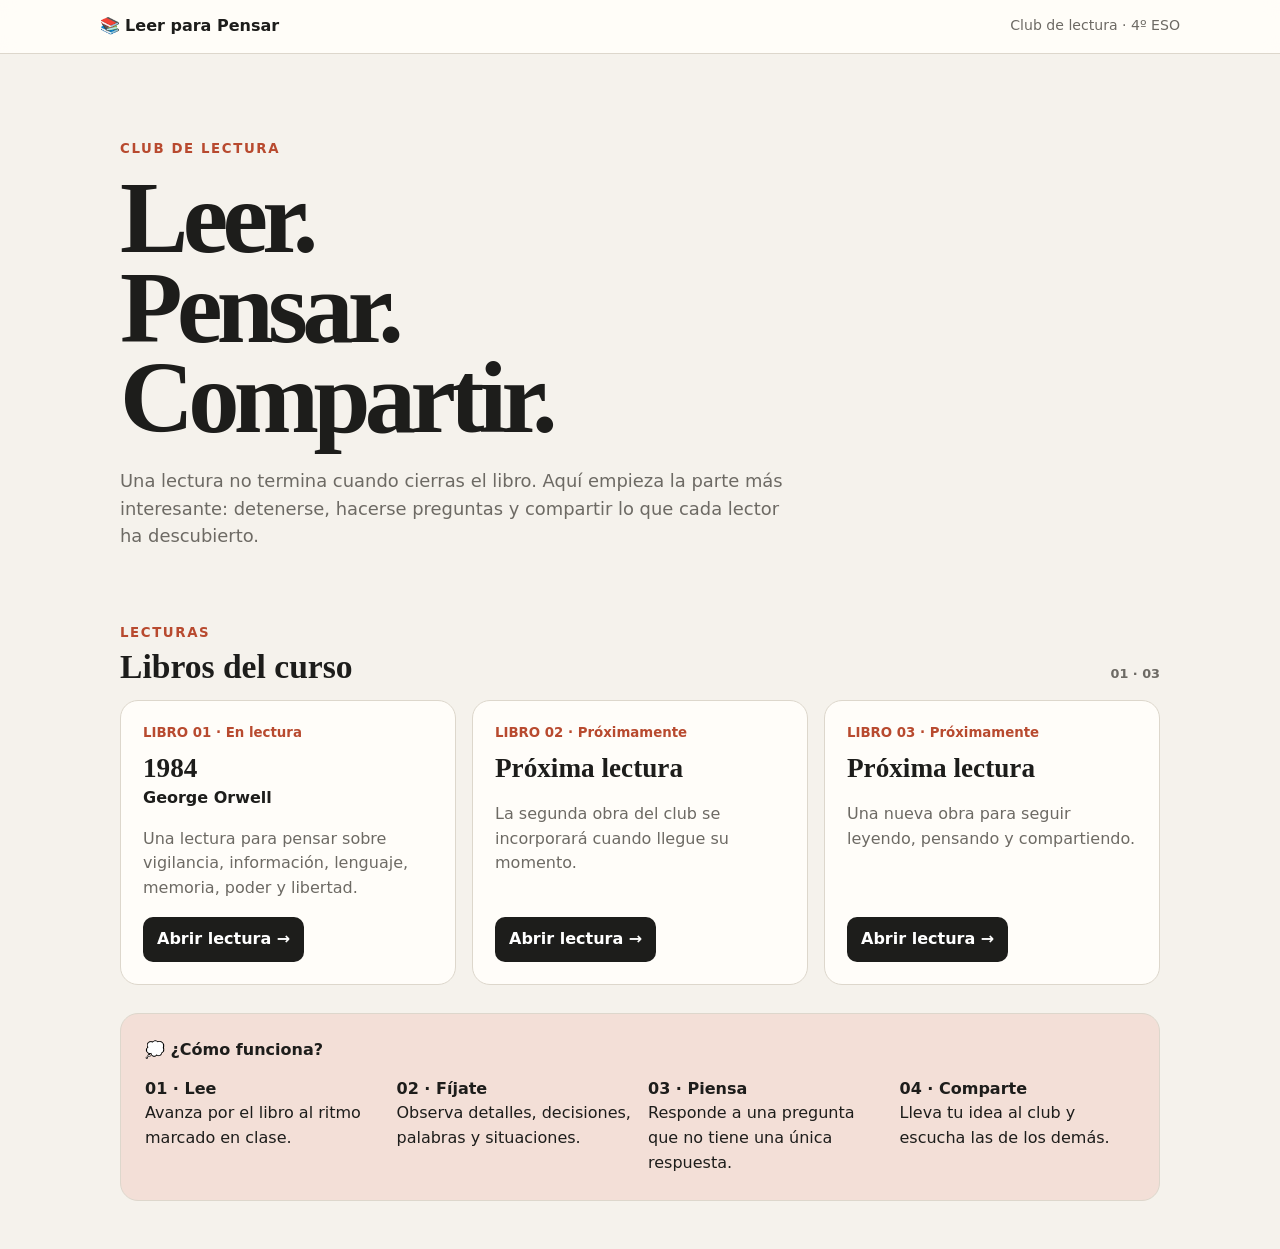
<file: index.html>
<!doctype html>
<html lang="es">
<head>
<meta charset="utf-8">
<meta name="viewport" content="width=device-width,initial-scale=1">
<meta name="description" content="Leer para Pensar · Club de lectura de 4º ESO">
<title>Leer para Pensar · Club de lectura</title>
<link rel="stylesheet" href="css/styles.css">
</head>
<body>
<header class="site-header">
  <a class="brand" href="index.html">📚 <strong>Leer para Pensar</strong></a>
  <span>Club de lectura · 4º ESO</span>
</header>
<main>
  <section class="hero">
    <small>CLUB DE LECTURA</small>
    <h1>Leer.<br>Pensar.<br>Compartir.</h1>
    <p>Una lectura no termina cuando cierras el libro. Aquí empieza la parte más interesante: detenerse, hacerse preguntas y compartir lo que cada lector ha descubierto.</p>
  </section>
  <section>
    <div class="section-heading">
      <div><small>LECTURAS</small><h2>Libros del curso</h2></div>
      <span class="counter">01 · 03</span>
    </div>
    <div class="grid" id="books"></div>
  </section>
  <aside class="how">
    <strong>💭 ¿Cómo funciona?</strong>
    <div class="how-grid">
      <p><b>01 · Lee</b><br>Avanza por el libro al ritmo marcado en clase.</p>
      <p><b>02 · Fíjate</b><br>Observa detalles, decisiones, palabras y situaciones.</p>
      <p><b>03 · Piensa</b><br>Responde a una pregunta que no tiene una única respuesta.</p>
      <p><b>04 · Comparte</b><br>Lleva tu idea al club y escucha las de los demás.</p>
    </div>
  </aside>
</main>
<script src="js/app.js"></script>
</body>
</html>
</file>
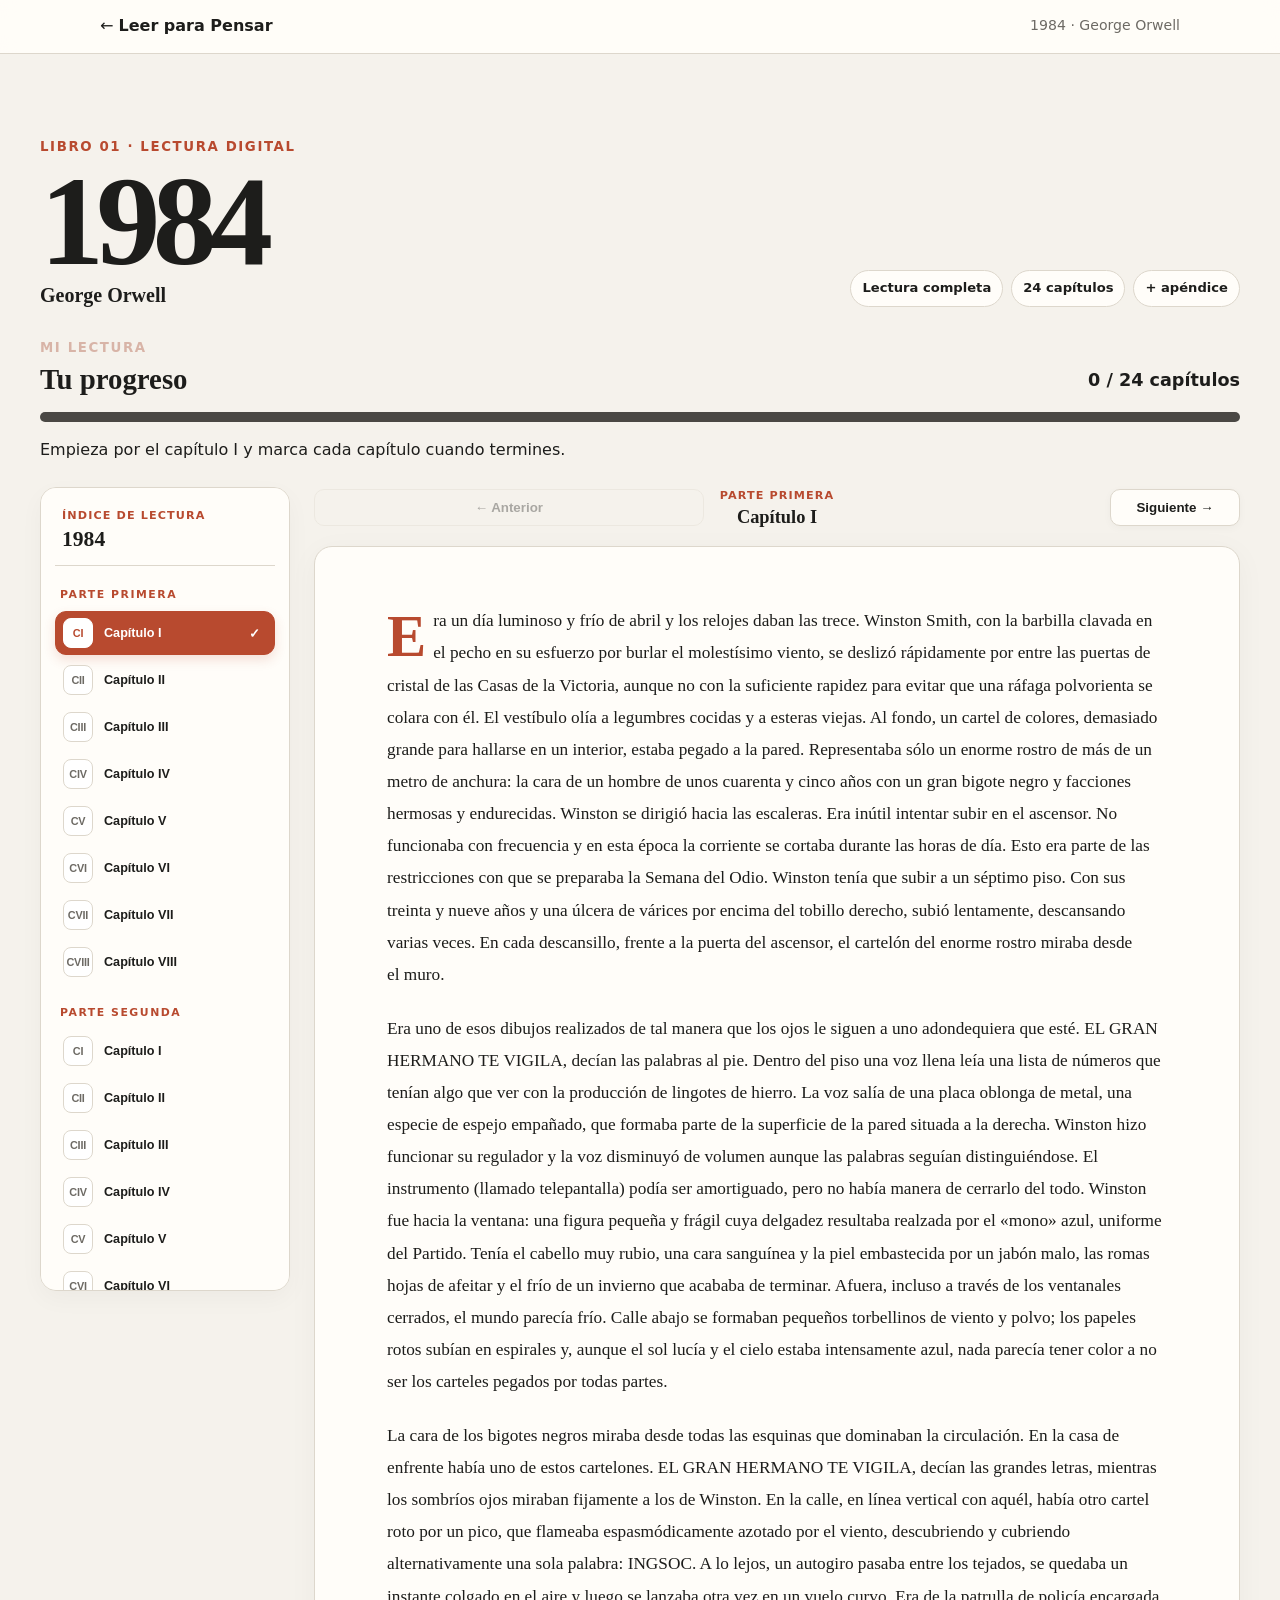
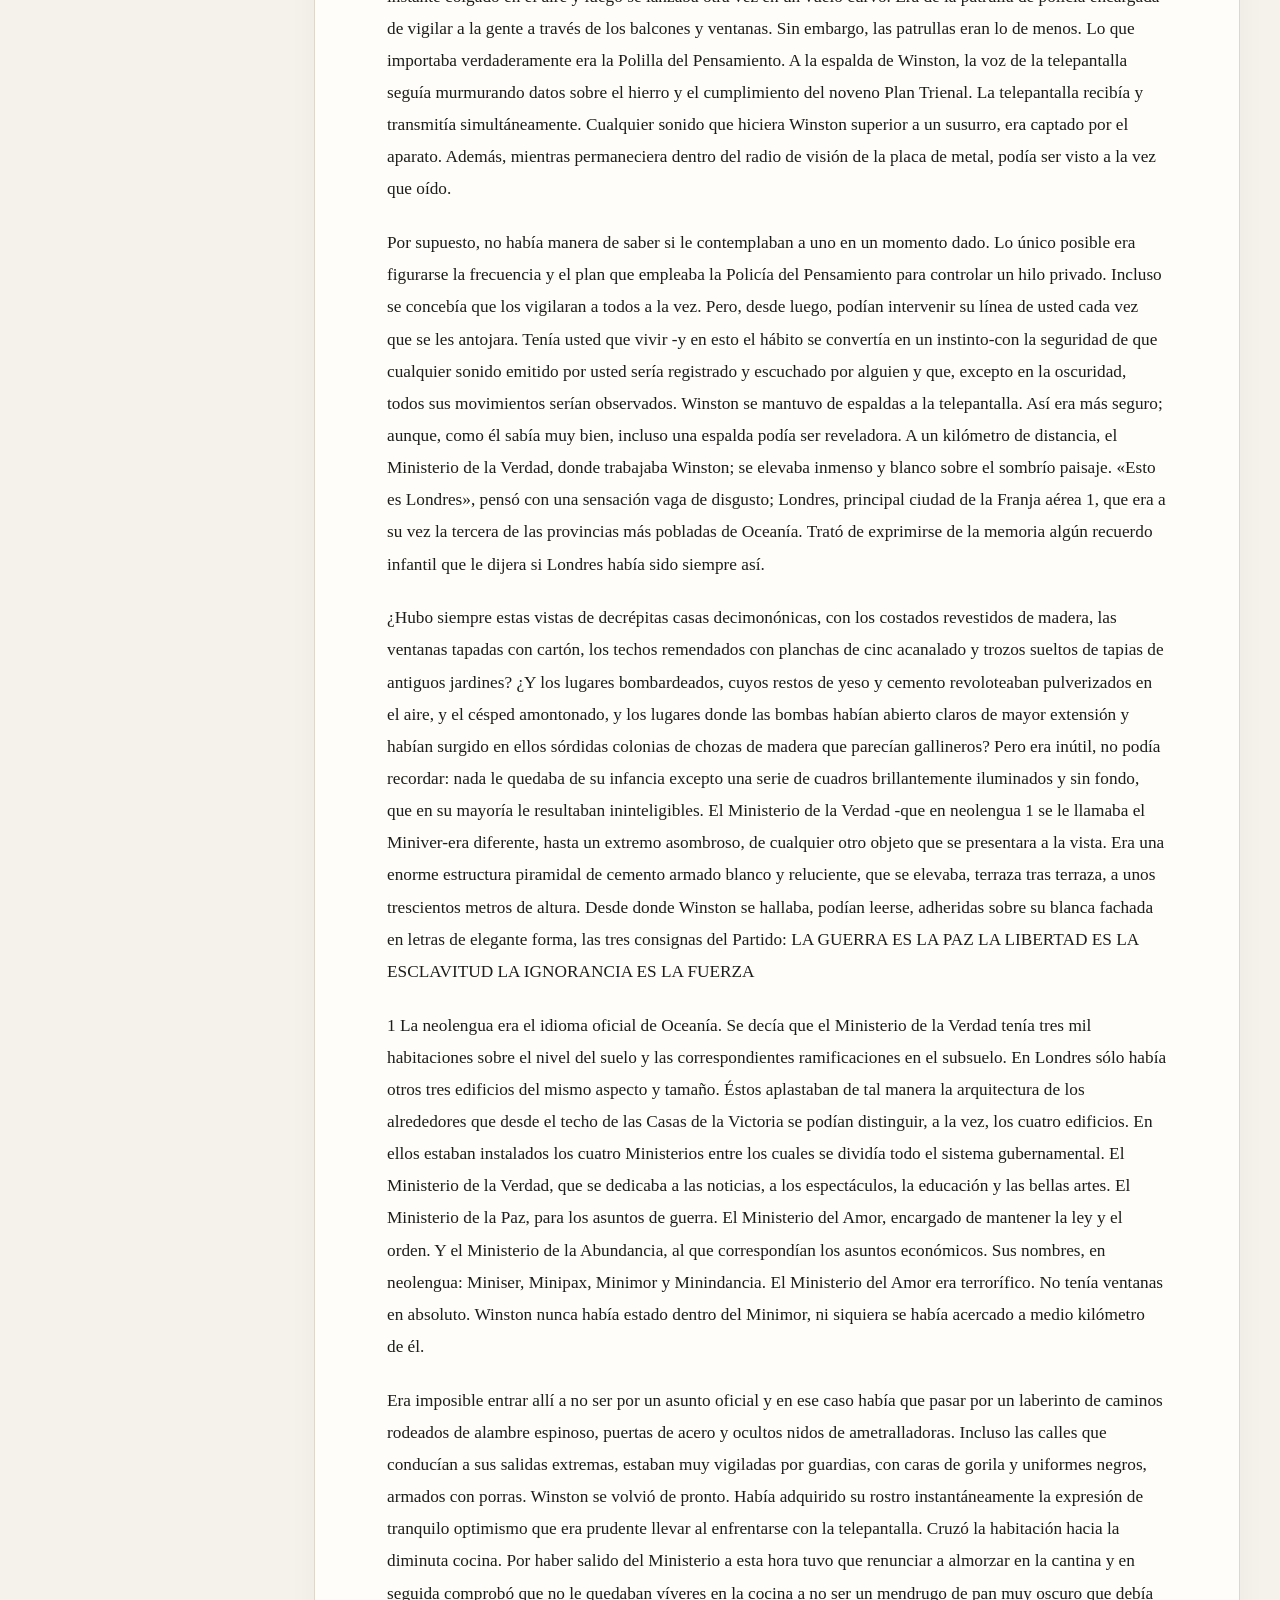
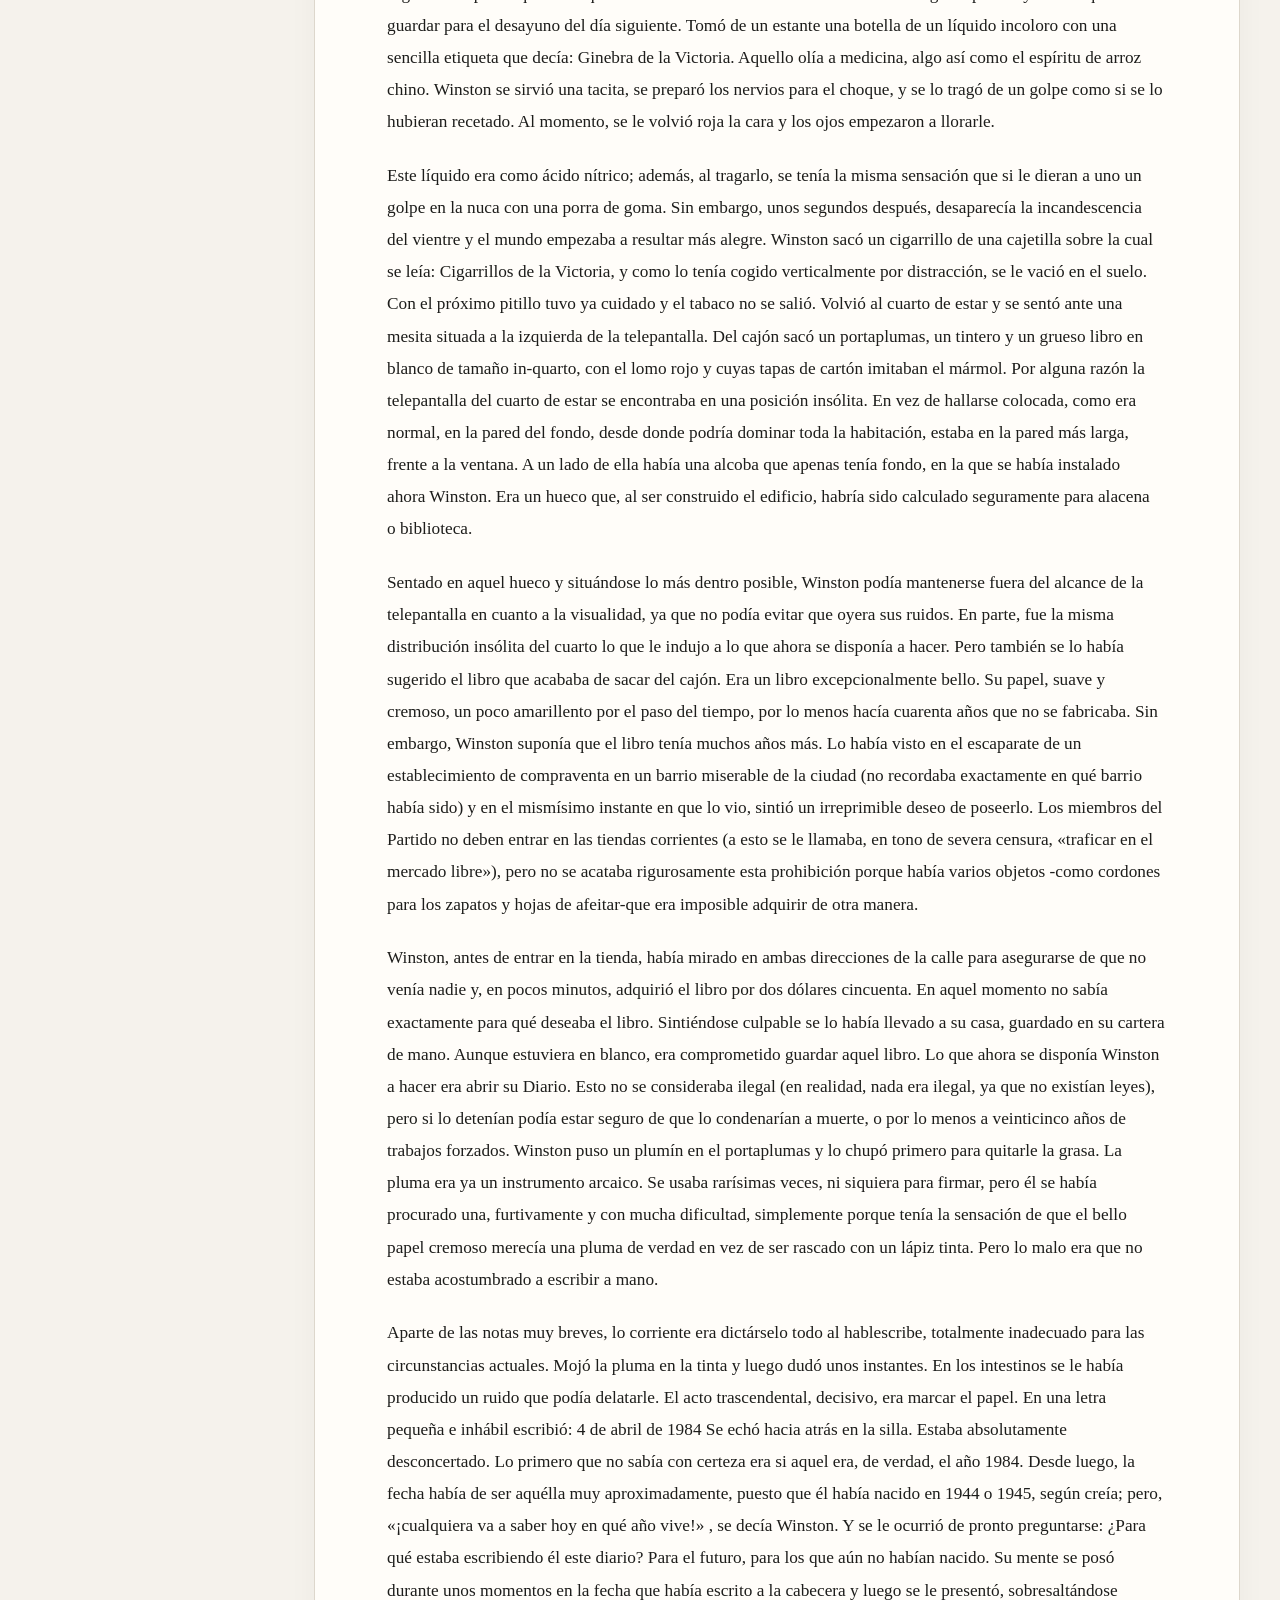
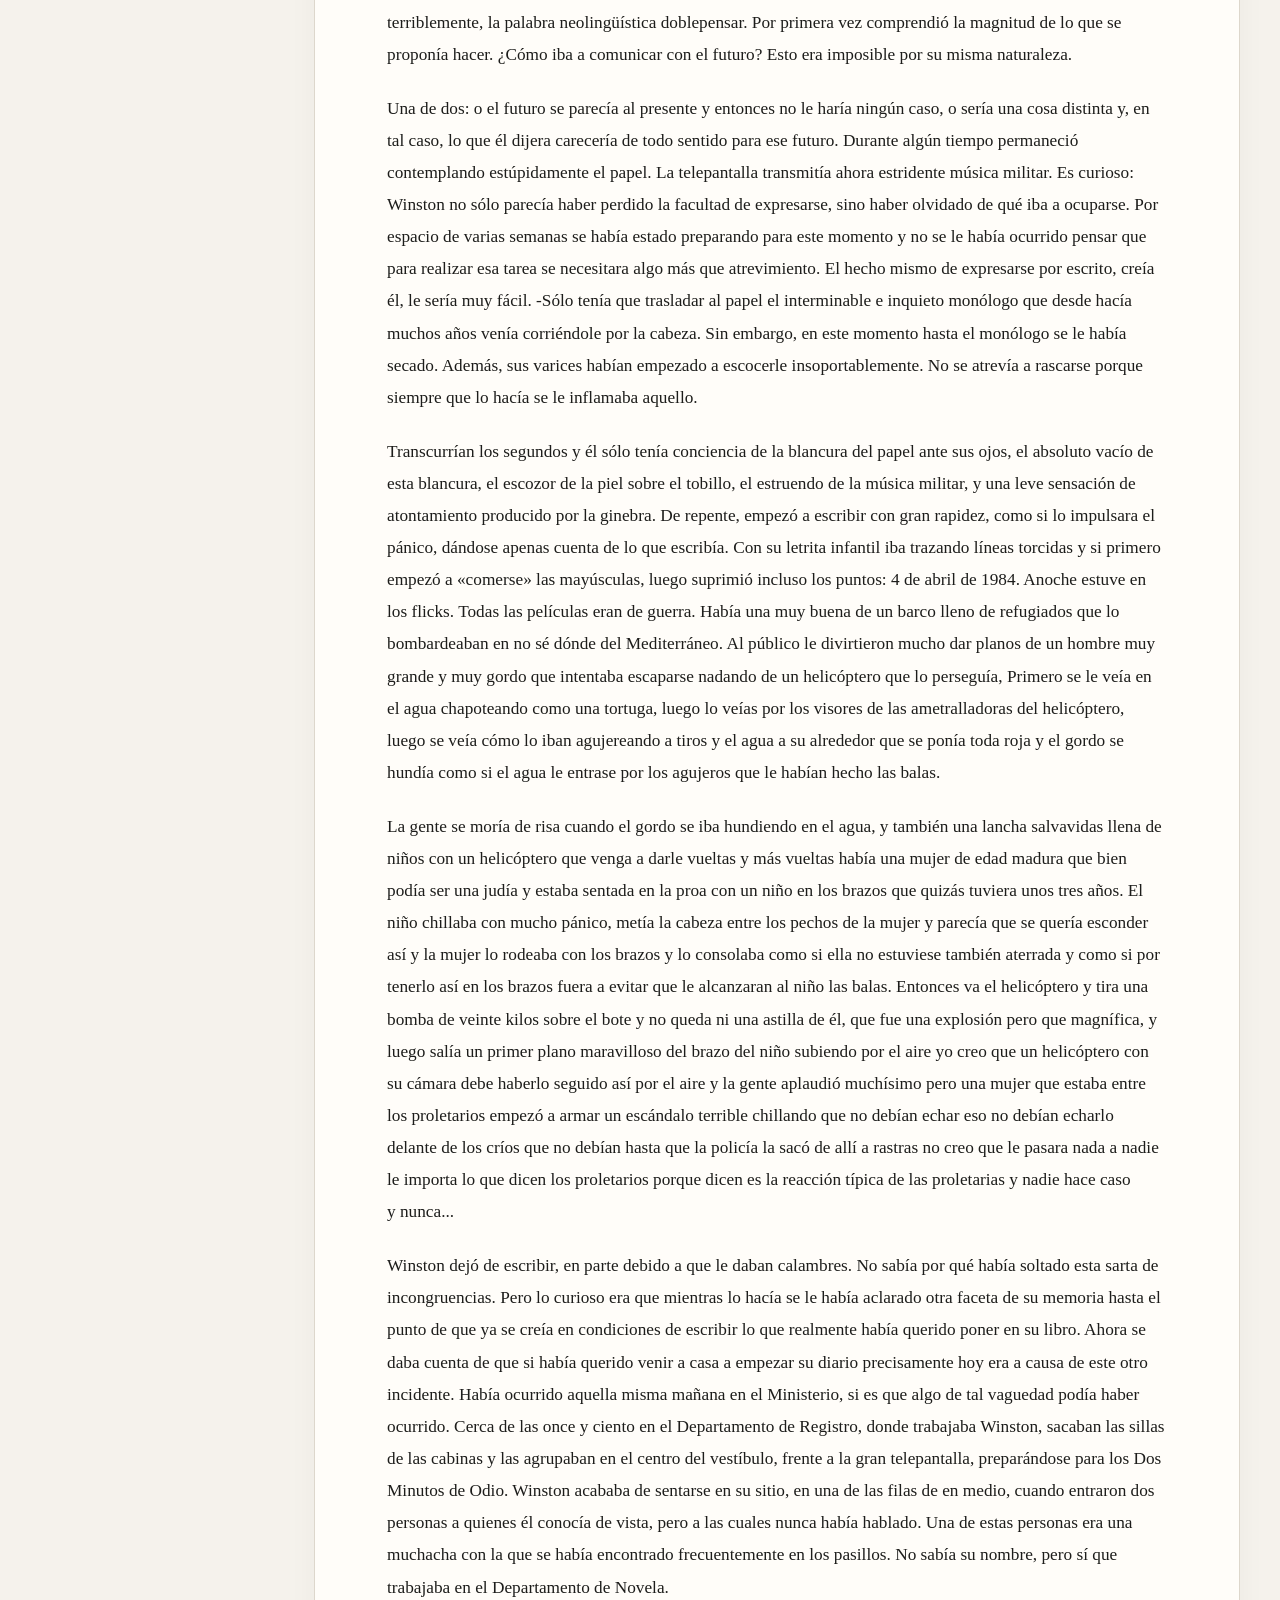
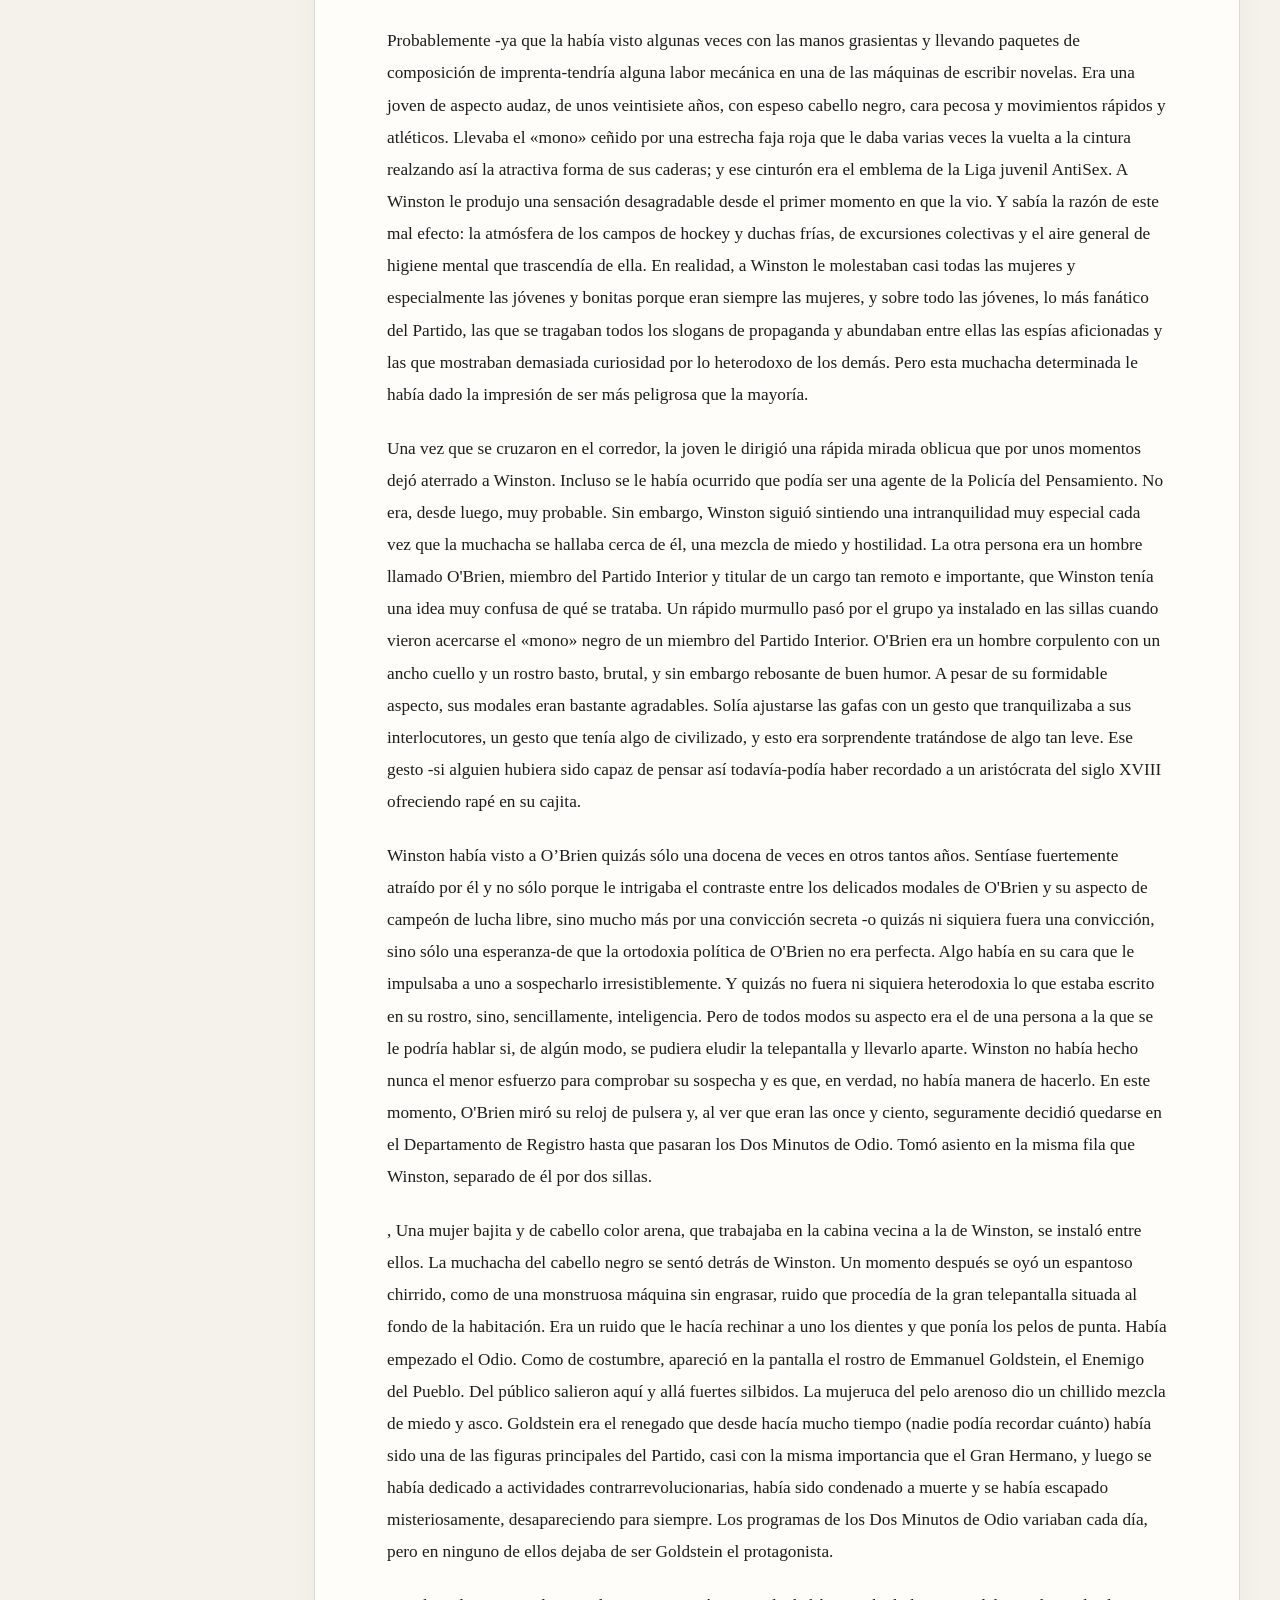
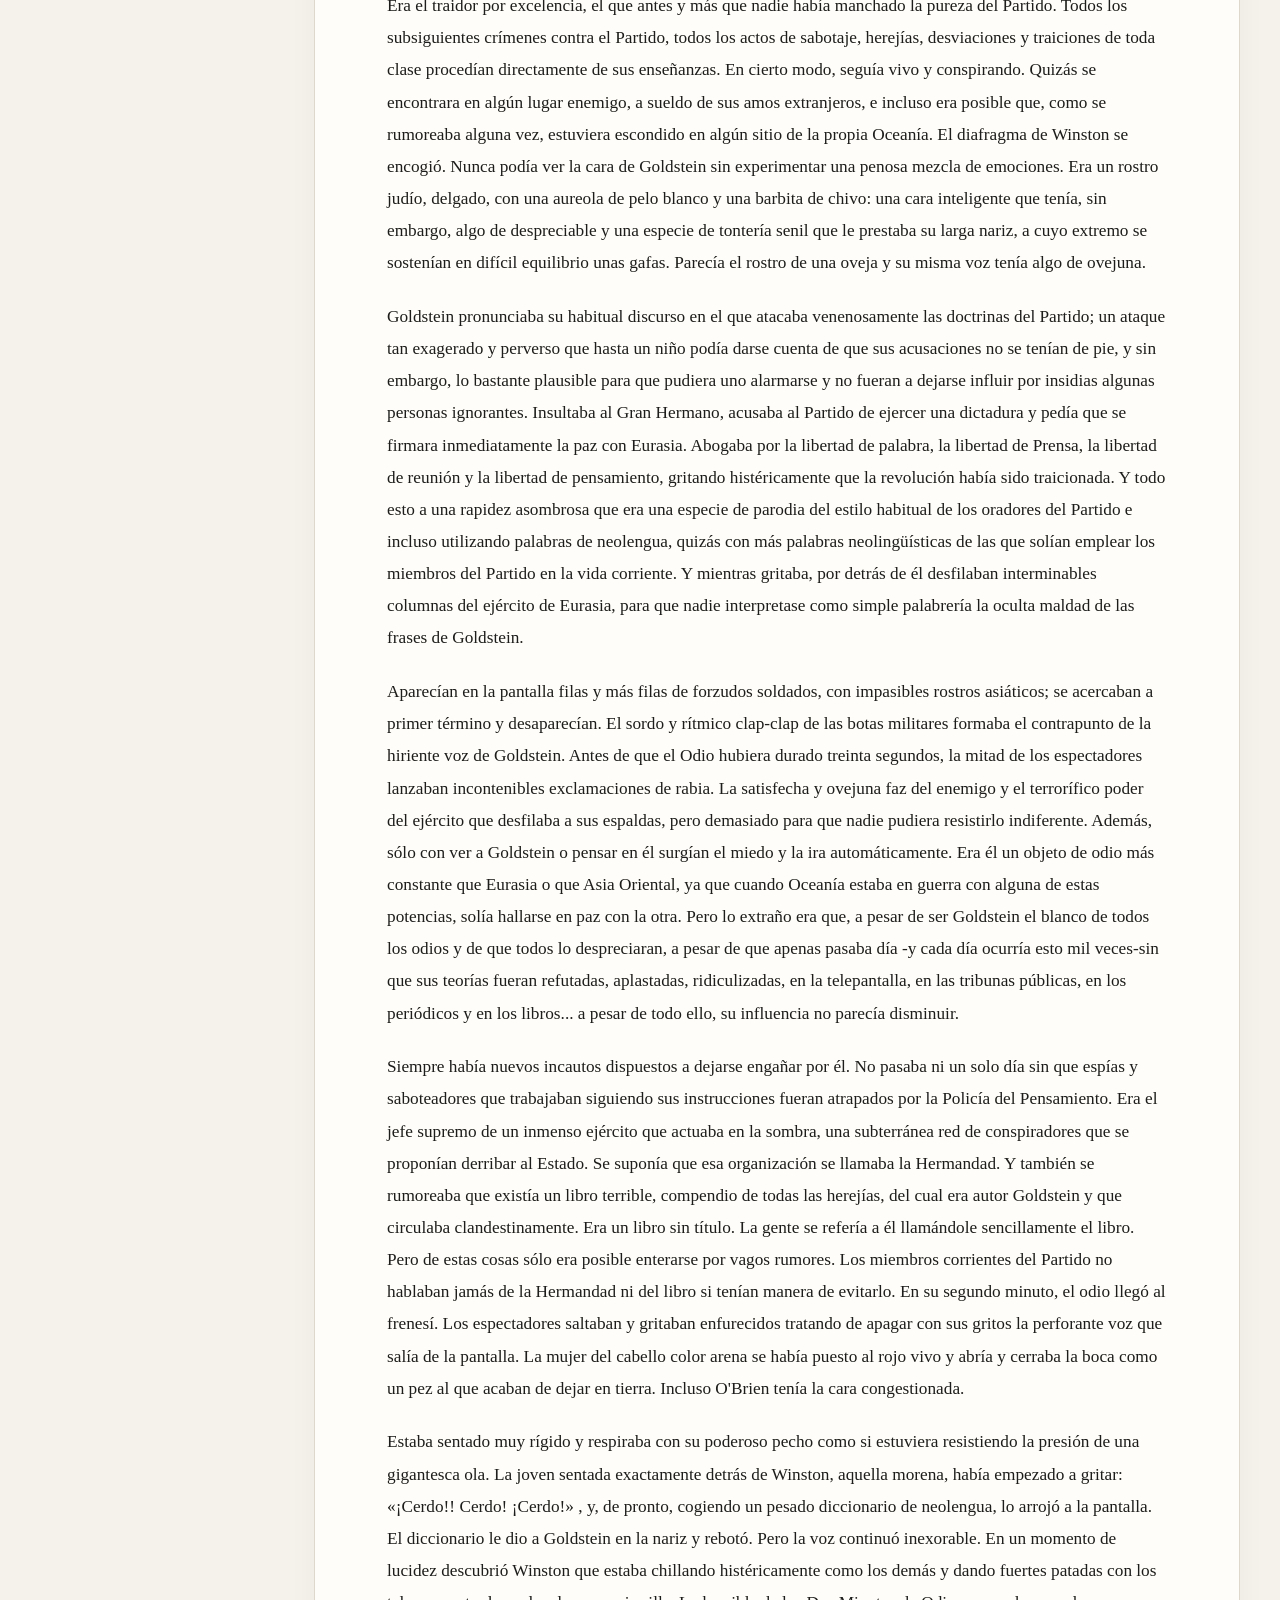
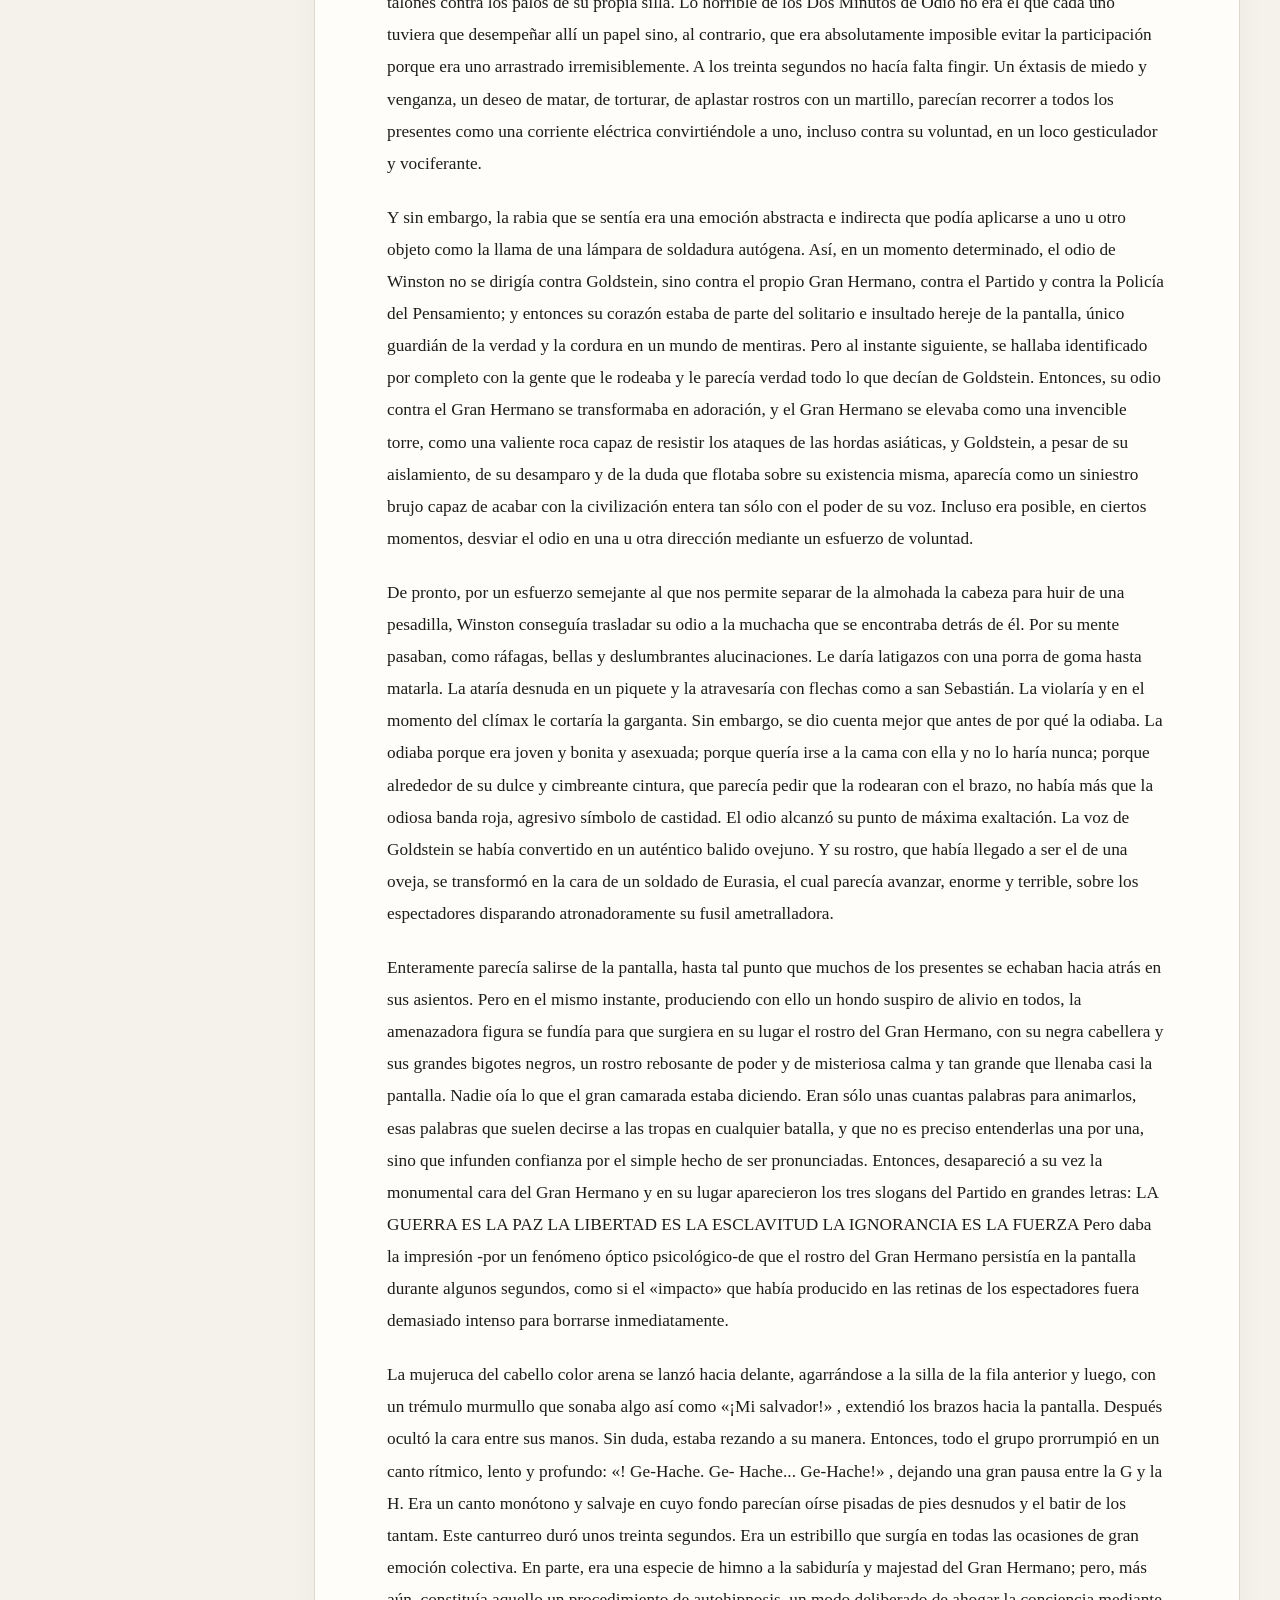
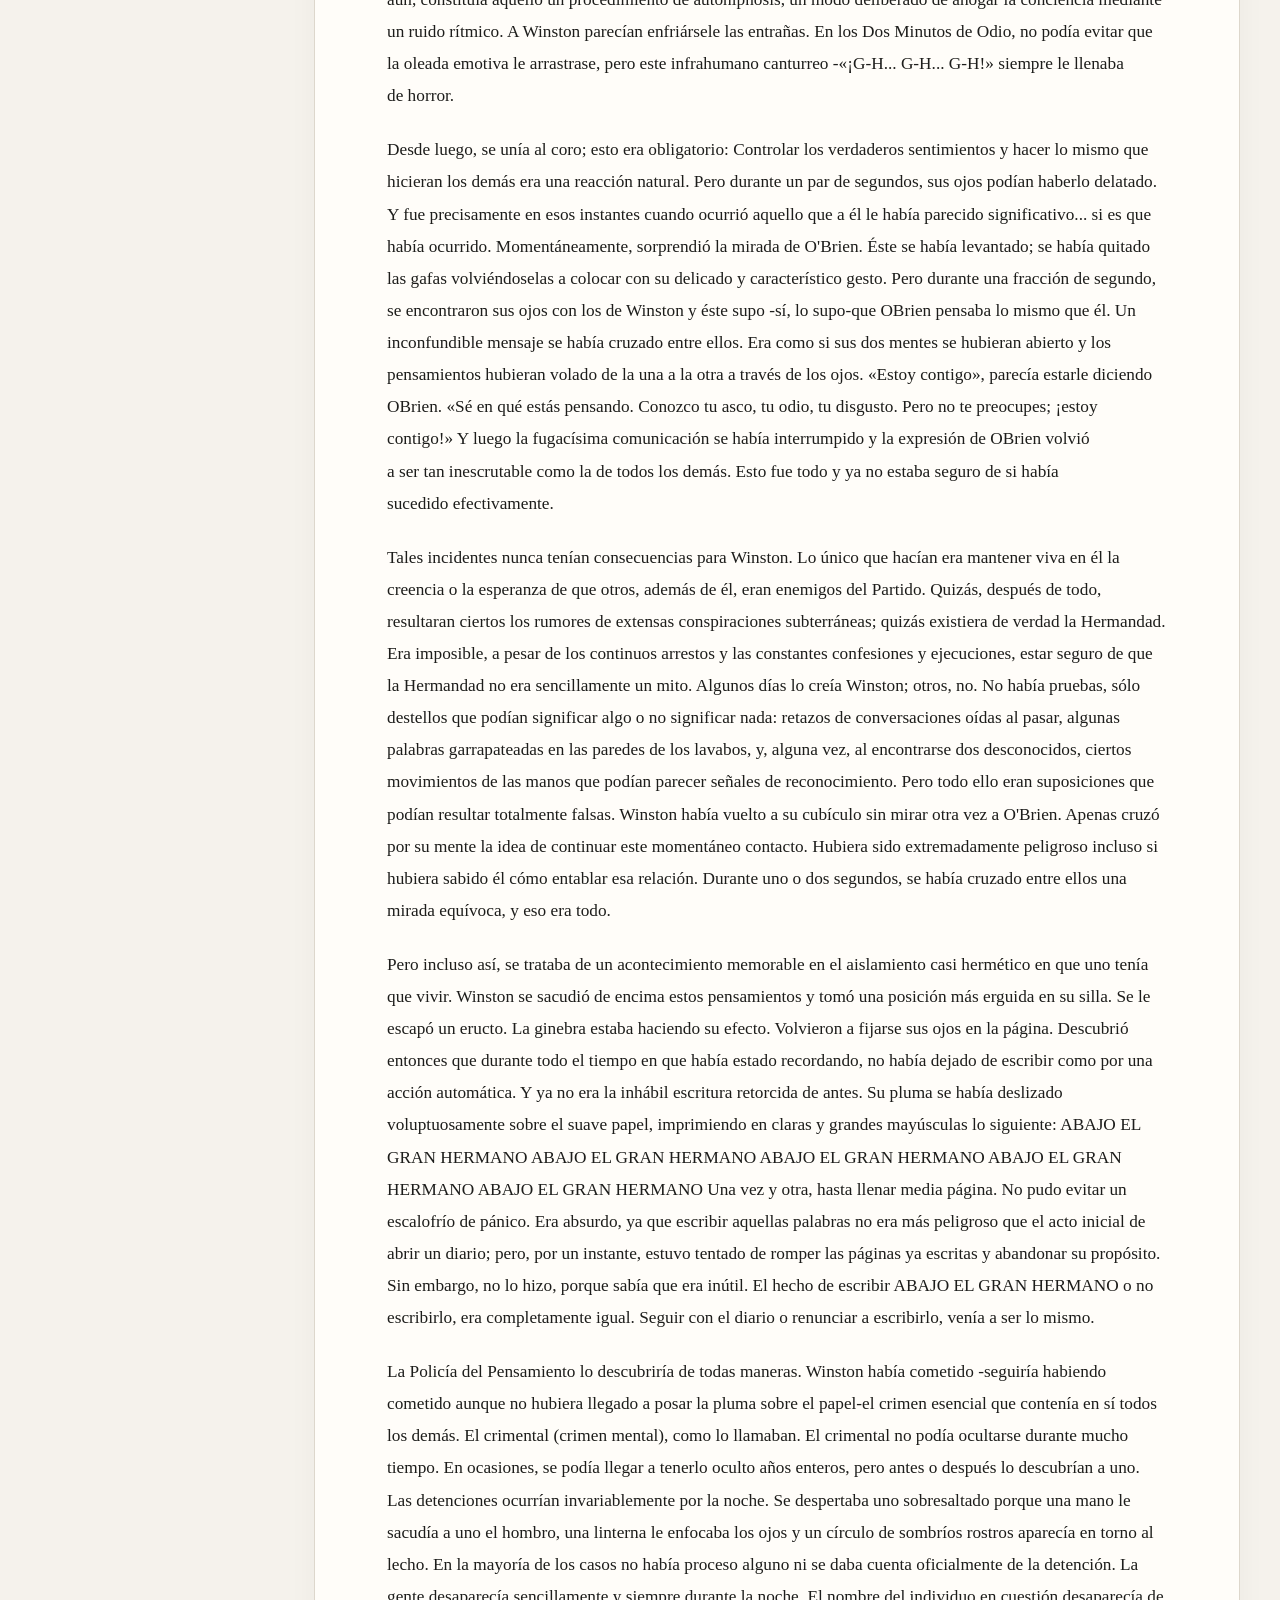
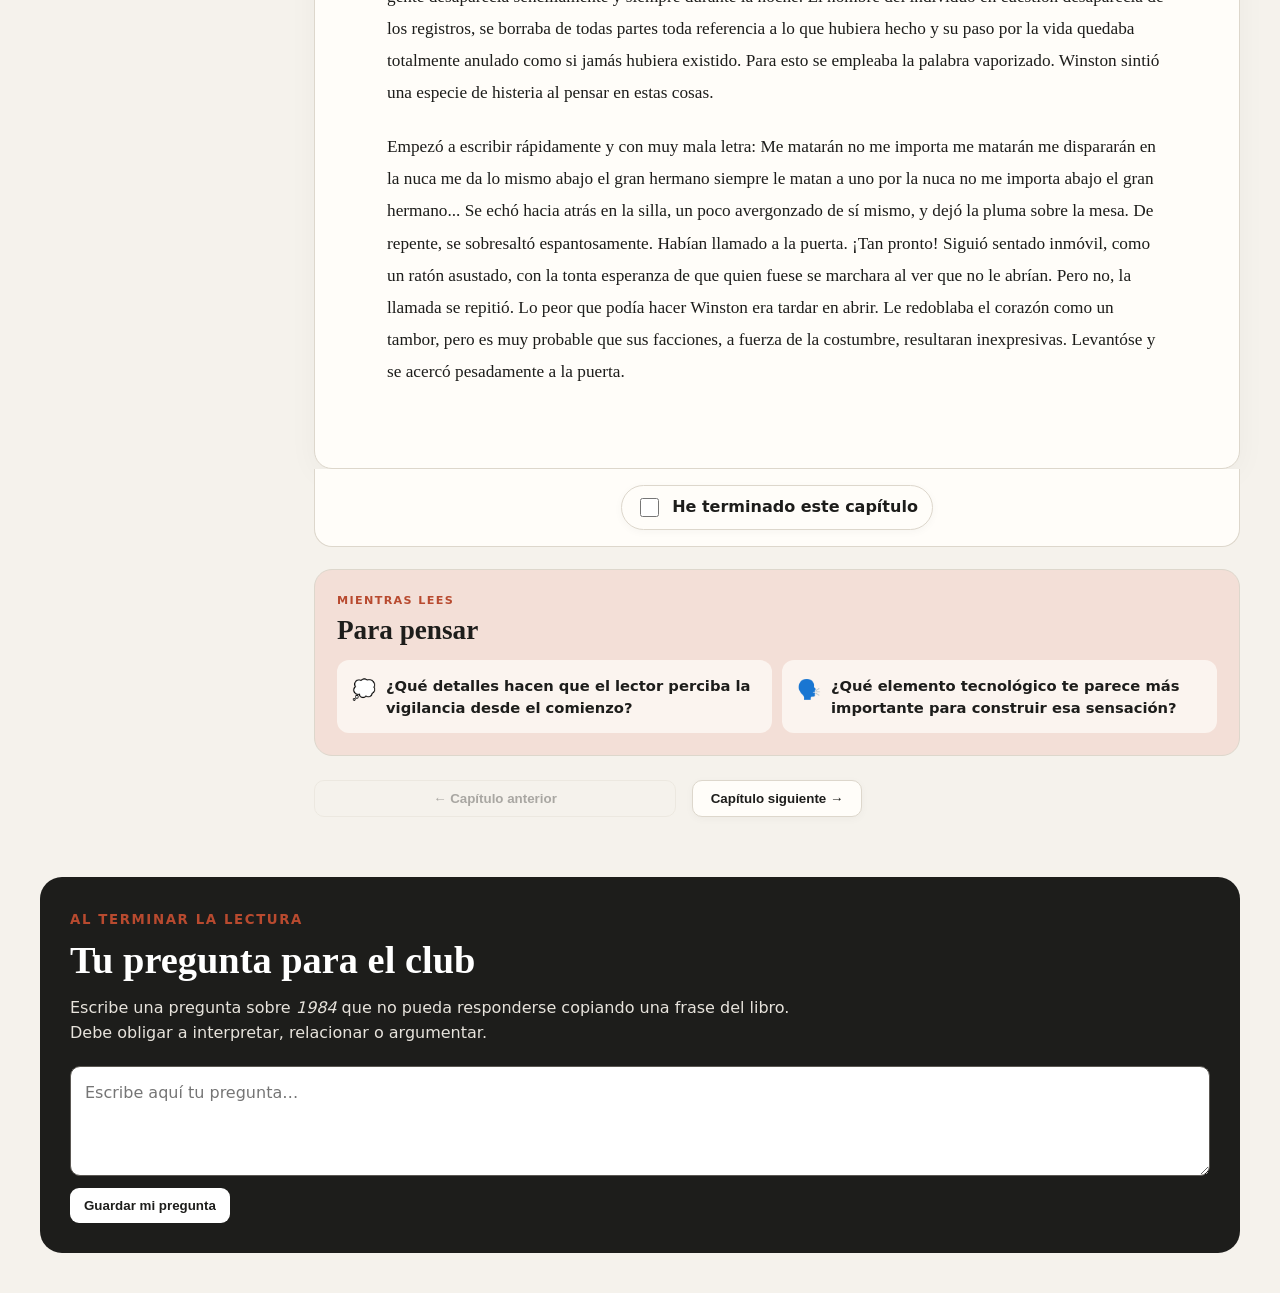
<file: libros/libro-01.html>
<!doctype html>
<html lang="es">
<head>
<meta charset="utf-8">
<meta name="viewport" content="width=device-width,initial-scale=1">
<meta name="description" content="Lectura digital de 1984 para el club Leer para Pensar · 4º ESO">
<title>1984 · Leer para Pensar</title>
<link rel="stylesheet" href="../css/styles.css">
</head>
<body class="book-reader-page">
<header class="site-header">
<a class="brand" href="../index.html">← <strong>Leer para Pensar</strong></a>
<span>1984 · George Orwell</span>
</header>

<main class="reader-main">
<section class="book-hero reader-hero">
<div><small>LIBRO 01 · LECTURA DIGITAL</small><h1>1984</h1><p class="book-author">George Orwell</p></div>
<div class="book-meta"><span>Lectura completa</span><span>24 capítulos</span><span>+ apéndice</span></div>
</section>

<section class="reader-progress reader-progress-top">
<div class="progress-head">
<div><small>MI LECTURA</small><h2>Tu progreso</h2></div>
<strong><span id="progressCount">0</span> / 24 capítulos</strong>
</div>
<div class="progress-track"><div id="progressBar"></div></div>
<p id="progressText">Marca un capítulo como leído cuando termines.</p>
</section>

<div class="reader-layout">
<aside class="reader-sidebar">
<div class="reader-sidebar-title"><small>ÍNDICE DE LECTURA</small><strong>1984</strong></div>
<nav id="chapterNav"></nav>
<button class="reset-progress" id="resetProgress" type="button">Reiniciar progreso</button>
</aside>

<section class="reader-content">
<div class="reader-toolbar">
<button id="prevChapter" type="button">← Anterior</button>
<div><small id="chapterPart">PARTE PRIMERA</small><strong id="chapterLabel">Capítulo I</strong></div>
<button id="nextChapter" type="button">Siguiente →</button>
</div>

<article class="book-text" id="bookText">
<div class="reader-loading"><span>📖</span><strong>Preparando la lectura…</strong><p>El texto completo se está cargando.</p></div>
</article>

<div class="reader-end">
<label class="chapter-read-button"><input type="checkbox" id="currentRead"> <span>He terminado este capítulo</span></label>
</div>

<section class="reading-reflection" id="reflectionPanel">
<div class="reflection-label">MIENTRAS LEES</div>
<h2>Para pensar</h2>
<div class="reflection-grid">
<div><span>💭</span><strong id="thinkQuestion">Piensa en lo que acabas de leer.</strong></div>
<div><span>🗣️</span><strong id="shareQuestion">Guarda una idea para comentar en el club.</strong></div>
</div>
</section>

<div class="reader-toolbar reader-toolbar-bottom">
<button id="prevChapterBottom" type="button">← Capítulo anterior</button>
<button id="nextChapterBottom" type="button">Capítulo siguiente →</button>
</div>
</section>
</div>

<section class="final-challenge reader-final">
<small>AL TERMINAR LA LECTURA</small>
<h2>Tu pregunta para el club</h2>
<p>Escribe una pregunta sobre <i>1984</i> que no pueda responderse copiando una frase del libro. Debe obligar a interpretar, relacionar o argumentar.</p>
<textarea id="finalQuestion" placeholder="Escribe aquí tu pregunta…"></textarea>
<button id="saveQuestion" type="button">Guardar mi pregunta</button>
<span id="questionSaved"></span>
</section>
</main>

<script>
const guide=[
["¿Qué detalles hacen que el lector perciba la vigilancia desde el comienzo?","¿Qué elemento tecnológico te parece más importante para construir esa sensación?"],
["¿Qué relación empieza a establecerse entre recordar, pensar y conservar una identidad propia?","¿Puede una persona sentirse libre si no puede confiar en sus propios recuerdos?"],
["¿Qué ocurre cuando una autoridad exige aceptar como verdadero algo que contradice lo que vemos?","Fíjate en la relación entre las consignas del Partido y la realidad que Winston percibe."],
["Si desaparecen las pruebas de una información anterior, ¿qué diferencia queda entre cambiar el pasado y cambiar nuestra idea del pasado?","Fíjate en el proceso de rectificación de documentos."],
["¿Tener menos palabras significa necesariamente tener menos capacidad para pensar?","Observa la relación entre neolengua y pensamiento."],
["¿Hasta qué punto nuestras expectativas pueden hacer que interpretemos una señal de una forma determinada?","Fíjate en cómo Winston interpreta las palabras y gestos de O'Brien."],
["¿Por qué una mayoría numérica no implica necesariamente poder o capacidad de transformación?","Fíjate en por qué Winston deposita su esperanza en los proles."],
["¿Por qué algo tan cotidiano como tener un lugar propio puede convertirse en una forma de resistencia?","Fíjate en el valor de los objetos antiguos y los espacios privados."],
["¿Por qué una comunicación aparentemente sencilla puede adquirir tanta importancia en un entorno vigilado?","Fíjate en los mensajes y en la necesidad de ocultarse."],
["¿Qué condiciones necesita un espacio para que podamos considerarlo realmente privado?","Observa la diferencia entre sentirse observado y sentirse a salvo."],
["¿Es posible que dos personas se opongan a lo mismo por razones completamente diferentes?","Compara las motivaciones de Winston y Julia."],
["¿Qué parte de nuestra identidad depende de recordar quiénes hemos sido?","Fíjate en qué recuerdos aparecen con más fuerza."],
["¿Qué significa existir socialmente si nadie puede encontrar ninguna prueba de que exististe?","Observa qué implica convertirse en una «nopersona»."],
["¿Qué señales utilizamos para decidir si podemos confiar en alguien?","Fíjate en cómo se construye la confianza con O'Brien."],
["¿Qué puede revelar un recuerdo que habíamos mantenido apartado durante años?","Fíjate en la relación entre infancia, memoria y culpa."],
["¿Qué necesitamos saber antes de comprometernos con una causa o con un grupo?","Fíjate en las condiciones que plantea O'Brien."],
["¿Qué diferencia hay entre comprender una situación y disponer de una explicación que parece comprenderla?","Observa la relación entre el libro de Goldstein, la propaganda y la realidad."],
["¿Puede existir una sensación de privacidad cuando desconocemos quién controla realmente el espacio?","Fíjate en los detalles que revelan que el refugio no era seguro."],
["¿Qué le ocurre a nuestra capacidad de orientarnos cuando controlan toda la información del entorno?","Fíjate en la ausencia de referencias externas."],
["¿Hay una diferencia entre conseguir que alguien obedezca y conseguir que piense como tú?","Observa cómo el interrogatorio intenta actuar sobre la mente."],
["¿Qué necesitamos para poder afirmar que algo es verdadero cuando una autoridad dice lo contrario?","Fíjate en el papel de la evidencia y la lógica."],
["¿Por qué conocer el miedo de alguien puede convertirse en una herramienta de poder?","Observa cómo el sistema utiliza el miedo individual."],
["¿Puede cambiar una persona hasta el punto de dejar de reconocerse a sí misma?","Compara al Winston del comienzo con el de esta parte."],
["¿Qué elementos de la novela adquieren un significado diferente cuando llegamos al final?","Fíjate en las palabras, recuerdos y símbolos que reaparecen."]
];

const progressKey="leerparapensar-1984-progreso-v2";
const questionKey="leerparapensar-1984-pregunta";
let chapters=[];
let current=0;
let readState=JSON.parse(localStorage.getItem(progressKey)||"[]");

function escapeHtml(value){
return value.replace(/&/g,"&amp;").replace(/</g,"&lt;").replace(/>/g,"&gt;").replace(/"/g,"&quot;");
}

function normalizeReaderText(text){
text=text.replace(/\uFFFE/g,"");
text=text.replace(/\u00AD/g,"");
text=text.replace(/O'ßrien/g,"O'Brien").replace(/Àmpleforth/g,"Ampleforth");
text=text.replace(/\s+-\s+(?=[a-záéíóúüñ])/g," — ");
text=text.replace(/([A-Za-zÁÉÍÓÚÜÑáéíóúüñ])-\s+(?=[a-záéíóúüñ])/g,"$1-");
text=text.replace(/\s+([,.;:!?])/g,"$1");
return text.replace(/[ \t]+/g," ").trim();
}

function splitReadableParagraphs(block){
block=normalizeReaderText(block);
if(block.length<1700) return [block];
const sentences=block.match(/[^.!?…]+(?:[.!?…]+(?:[»”"'])?|$)/g)||[block];
const chunks=[];
let current="";
for(const rawSentence of sentences){
const sentence=rawSentence.trim();
if(!sentence) continue;
if(current && current.length>=750 && current.length+sentence.length>1250){
chunks.push(current.trim());
current=sentence;
}else{
current+=(current?" ":"")+sentence;
}
}
if(current) chunks.push(current.trim());
return chunks.length?chunks:[block];
}

function parseBook(text){
text=normalizeReaderText(text);
const blocks=text.split(/\n\s*\n+/).map(x=>x.trim()).filter(Boolean);
let part="";
let chapter=null;
const result=[];
for(const rawBlock of blocks){
const block=normalizeReaderText(rawBlock);
if(!block) continue;
if(/^PARTE (PRIMERA|SEGUNDA|TERCERA)$/.test(block)){
part=block;
continue;
}
if(/^CAPÍTULO [IVX]+$/.test(block)){
chapter={id:"c"+(result.length+1),number:block.replace("CAPÍTULO ",""),part,paragraphs:[]};
result.push(chapter);
continue;
}
if(/^APÉNDICE$/.test(block)){
chapter={id:"appendix",number:"",part:"APÉNDICE",appendix:true,paragraphs:[]};
result.push(chapter);
continue;
}
if(chapter) chapter.paragraphs.push(...splitReadableParagraphs(block));
}
return result.filter(c=>c.paragraphs.length);
}
function renderNav(){
const nav=document.getElementById("chapterNav");
let lastPart="";
nav.innerHTML=chapters.map((c,i)=>{
let group="";
if(c.part!==lastPart){
lastPart=c.part;
group='<div class="nav-part">'+escapeHtml(c.part)+'</div>';
}
const label=c.appendix?"Apéndice":`Capítulo ${c.number}`;
return group+`<button class="chapter-nav-item ${i===current?"active":""} ${readState.includes(c.id)?"is-read":""}" data-index="${i}" type="button"><span>${c.appendix?"A":"C"+c.number}</span><b>${label}</b><i>✓</i></button>`;
}).join("");
nav.querySelectorAll("[data-index]").forEach(btn=>btn.addEventListener("click",()=>showChapter(Number(btn.dataset.index))));
}

function updateProgress(){
const normal=chapters.filter(c=>!c.appendix);
const done=normal.filter(c=>readState.includes(c.id)).length;
document.getElementById("progressCount").textContent=done;
document.getElementById("progressBar").style.width=(done/24*100)+"%";
document.getElementById("progressText").textContent=done===0?"Empieza por el capítulo I y marca cada capítulo cuando termines.":done===24?"Has terminado la novela. Ahora prepara tu pregunta para el club.":`Has leído ${done} de 24 capítulos. Sigue a tu ritmo.`;
}

function showChapter(index){
current=Math.max(0,Math.min(index,chapters.length-1));
const c=chapters[current];
document.getElementById("chapterPart").textContent=c.part;
document.getElementById("chapterLabel").textContent=c.appendix?"Apéndice · Los principios de neolengua":`Capítulo ${c.number}`;
document.getElementById("bookText").innerHTML=c.paragraphs.map(p=>{const slogan=/^(LA GUERRA ES LA PAZ|LA LIBERTAD ES LA ESCLAVITUD|LA IGNORANCIA ES LA FUERZA)(?:\s+(LA GUERRA ES LA PAZ|LA LIBERTAD ES LA ESCLAVITUD|LA IGNORANCIA ES LA FUERZA))*$/.test(p);return `<p class="${slogan?"slogan":""}">${escapeHtml(p)}</p>`;}).join("");
document.getElementById("currentRead").checked=readState.includes(c.id);
document.getElementById("prevChapter").disabled=current===0;
document.getElementById("prevChapterBottom").disabled=current===0;
document.getElementById("nextChapter").disabled=current===chapters.length-1;
document.getElementById("nextChapterBottom").disabled=current===chapters.length-1;
if(!c.appendix){
const g=guide[current]||guide[guide.length-1];
document.getElementById("thinkQuestion").textContent=g[0];
document.getElementById("shareQuestion").textContent=g[1];
document.getElementById("reflectionPanel").style.display="";
}else{
document.getElementById("reflectionPanel").style.display="none";
}
renderNav();
updateProgress();
window.scrollTo({top:0,behavior:"smooth"});
}

function toggleCurrentRead(){
const id=chapters[current].id;
if(document.getElementById("currentRead").checked){
if(!readState.includes(id)) readState.push(id);
}else{
readState=readState.filter(x=>x!==id);
}
localStorage.setItem(progressKey,JSON.stringify(readState));
renderNav();
updateProgress();
}

document.getElementById("currentRead").addEventListener("change",toggleCurrentRead);
document.getElementById("prevChapter").addEventListener("click",()=>showChapter(current-1));
document.getElementById("nextChapter").addEventListener("click",()=>showChapter(current+1));
document.getElementById("prevChapterBottom").addEventListener("click",()=>showChapter(current-1));
document.getElementById("nextChapterBottom").addEventListener("click",()=>showChapter(current+1));
document.getElementById("resetProgress").addEventListener("click",()=>{
readState=[];
localStorage.removeItem(progressKey);
renderNav();updateProgress();
});
document.getElementById("finalQuestion").value=localStorage.getItem(questionKey)||"";
document.getElementById("saveQuestion").addEventListener("click",()=>{
localStorage.setItem(questionKey,document.getElementById("finalQuestion").value);
document.getElementById("questionSaved").textContent="✓ Guardada en este dispositivo";
});

fetch("1984.txt")
.then(r=>{if(!r.ok) throw new Error("No se pudo cargar el texto"); return r.text();})
.then(text=>{chapters=parseBook(text); if(chapters.length<24) throw new Error("El texto no se ha cargado completo"); showChapter(0);})
.catch(error=>{
document.getElementById("bookText").innerHTML='<div class="reader-error"><strong>No se ha podido cargar la lectura.</strong><p>Comprueba que la página tenga acceso al archivo del libro.</p></div>';
console.error(error);
});
</script>
</body>
</html>
</file>
<file: css/styles.css>
:root{--bg:#f5f2ec;--paper:#fffdf9;--ink:#1d1d1b;--muted:#6d6a64;--line:#ddd7cc;--accent:#b84a2f;--accent-soft:#f3dfd7;--blue-soft:#e9eef0;--green-soft:#e8eee7}
*{box-sizing:border-box}html{scroll-behavior:smooth}
body{margin:0;background:var(--bg);color:var(--ink);font-family:system-ui,-apple-system,BlinkMacSystemFont,"Segoe UI",sans-serif;line-height:1.55}a{color:inherit}
.site-header{position:sticky;top:0;z-index:10;display:flex;align-items:center;justify-content:space-between;gap:18px;padding:14px max(18px,calc((100% - 1080px)/2));background:#fffdf9ee;backdrop-filter:blur(8px);border-bottom:1px solid var(--line)}
.site-header span{color:var(--muted);font-size:.88rem}.brand{text-decoration:none}
main{max-width:1080px;margin:auto;padding:20px}.hero{padding:62px 0 52px;max-width:790px}
.hero small,.book-hero small,.final-challenge small,.section-heading small{color:var(--accent);font-weight:900;letter-spacing:.12em}
.hero h1{font:700 clamp(3.4rem,8vw,6.5rem)/.88 Georgia,serif;letter-spacing:-.055em;margin:12px 0 24px}.hero p{color:var(--muted);font-size:1.12rem;max-width:680px}
.section-heading{display:flex;align-items:end;justify-content:space-between;gap:20px;margin-bottom:16px}.section-heading h2{margin:4px 0 0;font:700 2.1rem/1.05 Georgia,serif}.counter{color:var(--muted);font-size:.8rem;font-weight:800}
.grid{display:grid;grid-template-columns:repeat(3,1fr);gap:16px}.card{background:var(--paper);border:1px solid var(--line);border-radius:18px;padding:22px;display:flex;flex-direction:column;min-height:255px}
.card small{color:var(--accent);font-weight:900}.card h3{font:700 1.7rem/1.1 Georgia,serif;margin:10px 0 2px}.card .author{margin:0;color:var(--ink);font-weight:700}.card p{color:var(--muted)}
.button{display:inline-block;align-self:flex-start;margin-top:auto;background:var(--ink);color:#fff;text-decoration:none;padding:10px 14px;border-radius:10px;font-weight:800}
.how{margin:28px 0;padding:24px;background:var(--accent-soft);border:1px solid var(--line);border-radius:18px}.how-grid{display:grid;grid-template-columns:repeat(4,1fr);gap:16px}.how-grid p{margin:14px 0 0}
.book-hero{display:flex;align-items:end;justify-content:space-between;gap:30px;padding:60px 0 38px}.book-hero h1{font:700 clamp(4rem,10vw,8rem)/.82 Georgia,serif;letter-spacing:-.06em;margin:10px 0}.book-author{font:700 1.25rem Georgia,serif;margin:0}
.book-meta{display:flex;gap:8px;flex-wrap:wrap;justify-content:flex-end}.book-meta span{background:var(--paper);border:1px solid var(--line);border-radius:999px;padding:7px 11px;font-size:.82rem;font-weight:800}
.reading-note{background:var(--paper);border:1px solid var(--line);border-radius:18px;padding:22px;margin-bottom:18px}.reading-note p{max-width:850px}
.toc{position:sticky;top:60px;z-index:5;display:flex;align-items:center;gap:8px;flex-wrap:wrap;background:#fffdf9ee;backdrop-filter:blur(8px);padding:10px 0;margin-bottom:28px;border-bottom:1px solid var(--line)}.toc strong{margin-right:6px}.toc a{font-size:.85rem;text-decoration:none;background:var(--paper);border:1px solid var(--line);padding:6px 10px;border-radius:999px}
.part{margin:48px 0}.part h2{font:700 2.5rem/1.05 Georgia,serif;margin-bottom:8px}.part h2 span{display:block;color:var(--accent);font:900 .78rem/1 system-ui,sans-serif;letter-spacing:.12em;margin-bottom:8px}.part-intro{color:var(--muted);max-width:820px;margin-bottom:18px}
.chapter{background:var(--paper);border:1px solid var(--line);border-radius:14px;margin:9px 0;overflow:hidden}.chapter summary{list-style:none;cursor:pointer;display:flex;align-items:center;gap:14px;padding:16px 18px}.chapter summary::-webkit-details-marker{display:none}.chapter summary:after{content:"+";margin-left:auto;font-size:1.35rem;color:var(--muted)}.chapter[open] summary:after{content:"−"}
.chapter-number{display:grid;place-items:center;min-width:38px;height:38px;border-radius:50%;background:var(--ink);color:#fff;font-weight:900}.chapter summary b{display:block}.chapter summary em{display:block;color:var(--muted);font-style:normal;font-size:.9rem}
.chapter-body{display:grid;grid-template-columns:repeat(3,1fr);gap:10px;padding:0 18px 18px}.chapter-body>div{padding:15px;border-radius:12px}.chapter-body p{margin:8px 0 0}.focus{background:var(--blue-soft)}.think{background:var(--accent-soft)}.share{background:var(--green-soft)}
.appendix-box{background:var(--paper);border:1px solid var(--line);border-radius:16px;padding:22px;max-width:850px}.appendix-box p{margin-top:7px;margin-bottom:22px}
.final-challenge{margin:70px 0 20px;background:var(--ink);color:#fff;border-radius:22px;padding:30px}.final-challenge h2{font:700 2.4rem/1.05 Georgia,serif;margin:8px 0}.final-challenge p{color:#e7e3dc;max-width:760px}.question-line{height:70px;border-bottom:1px solid #aaa}
@media(max-width:760px){main{padding:16px}.hero{padding:42px 0 34px}.grid,.how-grid,.chapter-body{grid-template-columns:1fr}.site-header{align-items:flex-start}.site-header>span{display:none}.book-hero{display:block;padding:42px 0 30px}.book-meta{justify-content:flex-start;margin-top:24px}.toc{top:55px}.part h2{font-size:2rem}.chapter summary{padding:14px}.chapter-body{padding:0 14px 14px}}
.reader-panel{background:var(--ink);color:#fff;border-radius:20px;padding:24px;margin:26px 0}
.progress-head{display:flex;align-items:end;justify-content:space-between;gap:20px}
.progress-head small{color:#d8b4a7;font-weight:900;letter-spacing:.12em}.progress-head h2{font:700 1.8rem/1 Georgia,serif;margin:6px 0 0}
.progress-head>strong{font-size:1.1rem}.progress-track{height:10px;background:#4a4844;border-radius:999px;overflow:hidden;margin:18px 0 10px}.progress-track div{height:100%;width:0;background:#fff;border-radius:999px;transition:width .25s ease}
.reader-panel p{color:#d8d4ce;margin:8px 0 0}.reset-progress{margin-top:14px;background:transparent;color:#fff;border:1px solid #777;border-radius:9px;padding:7px 10px;cursor:pointer;font:inherit;font-size:.8rem}
.reader-intro{display:grid;grid-template-columns:.7fr 1.3fr;gap:28px;padding:30px 0 12px}.reader-intro small{color:var(--accent);font-weight:900;letter-spacing:.12em}.reader-intro h2{font:700 2rem/1.05 Georgia,serif;margin:6px 0 10px}.reader-intro p{color:var(--muted)}
.character-grid{display:grid;grid-template-columns:repeat(2,1fr);gap:9px}.character-grid article{background:var(--paper);border:1px solid var(--line);border-radius:13px;padding:14px}.character-grid b{display:block;font-family:Georgia,serif;font-size:1.05rem}.character-grid span{display:block;color:var(--muted);font-size:.88rem;margin-top:5px}
.read-check{display:flex;align-items:center;gap:8px;border-top:1px solid var(--line);margin:0 18px;padding:12px 0;font-size:.84rem;font-weight:800;color:var(--muted);cursor:pointer}.read-check input{width:17px;height:17px;accent-color:var(--accent);cursor:pointer}.chapter.read{border-color:#b8c8b7}.chapter.read .chapter-number{background:#536653}
@media(max-width:760px){.reader-intro{grid-template-columns:1fr}.character-grid{grid-template-columns:1fr}.progress-head{align-items:flex-start;flex-direction:column}.read-check{margin:0 14px}}

/* LECTOR DIGITAL */
.reader-main{max-width:1240px}
.reader-hero{padding-bottom:28px}
.reader-progress-top{margin:0 0 24px}
.reader-layout{display:grid;grid-template-columns:250px minmax(0,1fr);gap:24px;align-items:start}
.reader-sidebar{position:sticky;top:74px;background:var(--paper);border:1px solid var(--line);border-radius:16px;padding:16px;max-height:calc(100vh - 96px);overflow:auto}
.reader-sidebar-title{padding:4px 4px 14px;border-bottom:1px solid var(--line);margin-bottom:10px}
.reader-sidebar-title small,.nav-part{display:block;color:var(--accent);font-size:.7rem;font-weight:900;letter-spacing:.1em}
.reader-sidebar-title strong{display:block;font:700 1.45rem Georgia,serif;margin-top:3px}
.nav-part{margin:15px 4px 5px}
.chapter-nav-item{width:100%;display:grid;grid-template-columns:34px 1fr 18px;align-items:center;gap:8px;border:0;background:transparent;border-radius:9px;padding:8px 6px;text-align:left;color:var(--ink);cursor:pointer}
.chapter-nav-item:hover{background:var(--bg)}
.chapter-nav-item span{display:grid;place-items:center;width:30px;height:30px;border-radius:50%;background:var(--bg);font-size:.7rem;font-weight:900}
.chapter-nav-item b{font-size:.82rem}
.chapter-nav-item i{font-style:normal;color:#536653;opacity:0}
.chapter-nav-item.is-read i{opacity:1}
.chapter-nav-item.active{background:var(--ink);color:#fff}
.chapter-nav-item.active span{background:#fff;color:var(--ink)}
.chapter-nav-item.active i{color:#fff}
.reader-sidebar .reset-progress{color:var(--muted);border-color:var(--line);width:100%;margin-top:16px}
.reader-content{min-width:0}
.reader-toolbar{display:grid;grid-template-columns:1fr auto 1fr;align-items:center;gap:16px;margin-bottom:18px}
.reader-toolbar>div{text-align:center}
.reader-toolbar small{display:block;color:var(--accent);font-size:.7rem;font-weight:900;letter-spacing:.1em}
.reader-toolbar strong{display:block;font:700 1.15rem Georgia,serif;margin-top:3px}
.reader-toolbar button{border:1px solid var(--line);background:var(--paper);color:var(--ink);padding:10px 13px;border-radius:10px;font-weight:800;cursor:pointer}
.reader-toolbar button:last-child{justify-self:end}
.reader-toolbar button:disabled{opacity:.35;cursor:not-allowed}
.book-text{background:var(--paper);border:1px solid var(--line);border-radius:18px;padding:clamp(28px,5vw,58px);box-shadow:0 6px 30px rgba(29,29,27,.04)}
.book-text p{font-family:Georgia,"Times New Roman",serif;font-size:1.08rem;line-height:1.86;margin:0 0 1.25em;max-width:780px;margin-left:auto;margin-right:auto}
.book-text p:first-child:first-letter{font-size:3.4em;float:left;line-height:.85;padding:7px 7px 0 0;font-weight:700;color:var(--accent)}
.reader-loading,.reader-error{text-align:center;padding:70px 20px;color:var(--muted)}
.reader-loading span{display:block;font-size:2rem;margin-bottom:10px}
.reader-loading strong,.reader-error strong{display:block;color:var(--ink);font:700 1.25rem Georgia,serif}
.reader-end{background:var(--paper);border:1px solid var(--line);border-top:0;border-radius:0 0 18px 18px;padding:16px 22px}
.chapter-read-button{display:flex;align-items:center;justify-content:center;gap:10px;font-weight:900;cursor:pointer}
.chapter-read-button input{width:19px;height:19px;accent-color:var(--accent)}
.reading-reflection{margin:22px 0;background:var(--accent-soft);border:1px solid var(--line);border-radius:18px;padding:22px}
.reflection-label{color:var(--accent);font-size:.7rem;font-weight:900;letter-spacing:.12em}
.reading-reflection h2{font:700 1.7rem Georgia,serif;margin:6px 0 14px}
.reflection-grid{display:grid;grid-template-columns:1fr 1fr;gap:10px}
.reflection-grid>div{background:#fffdf9b8;border-radius:12px;padding:15px;display:flex;gap:10px;align-items:flex-start}
.reflection-grid span{font-size:1.2rem}.reflection-grid strong{font-size:.92rem;line-height:1.45}
.reader-toolbar-bottom{margin:22px 0 0}
.reader-final{margin-top:60px}
.reader-final textarea{display:block;width:100%;min-height:110px;resize:vertical;margin:20px 0 12px;padding:14px;border:1px solid #5b5853;border-radius:10px;background:#fff;color:var(--ink);font:inherit}
.reader-final button{border:0;background:#fff;color:var(--ink);padding:10px 14px;border-radius:9px;font-weight:900;cursor:pointer}
.reader-final #questionSaved{display:inline-block;margin-left:10px;color:#d8d4ce;font-size:.85rem}
@media(max-width:850px){
.reader-layout{grid-template-columns:1fr}
.reader-sidebar{position:relative;top:auto;max-height:none;order:0}
.reader-content{order:1}
.reader-sidebar nav{display:grid;grid-template-columns:repeat(4,1fr);gap:4px}
.nav-part{grid-column:1/-1}
.chapter-nav-item{grid-template-columns:28px 1fr;padding:6px}
.chapter-nav-item span{width:26px;height:26px}
.chapter-nav-item i{display:none}
.chapter-nav-item b{font-size:.72rem}
.reader-sidebar .reset-progress{margin-top:10px}
}
@media(max-width:600px){
.reader-toolbar{grid-template-columns:1fr 1fr;gap:8px}
.reader-toolbar>div{grid-column:1/-1;grid-row:1}
.reader-toolbar button{font-size:.78rem}
.reader-toolbar button:last-child{justify-self:stretch}
.reader-toolbar button:first-child{justify-self:stretch}
.book-text{padding:25px 18px}
.book-text p{font-size:1rem;line-height:1.78}
.reflection-grid{grid-template-columns:1fr}
.reader-sidebar nav{grid-template-columns:repeat(3,1fr)}
.reader-final{margin-top:42px}
}

.book-text p{text-wrap:pretty;hyphens:auto}
.book-text p.slogan{max-width:780px;margin:1.5em auto;padding:18px 20px;border-left:4px solid var(--accent);background:var(--accent-soft);font-family:system-ui,-apple-system,BlinkMacSystemFont,"Segoe UI",sans-serif;font-weight:900;line-height:1.65;letter-spacing:.02em}


/* REFINADO · NAVEGACIÓN DEL LECTOR */
.reader-sidebar{
  padding:14px;
  background:rgba(255,253,249,.96);
  box-shadow:0 8px 24px rgba(29,29,27,.035);
}
.reader-sidebar-title{
  padding:5px 7px 13px;
  margin-bottom:8px;
}
.reader-sidebar-title strong{
  font-size:1.35rem;
}
.nav-part{
  margin:17px 5px 7px;
  padding-top:4px;
  font-size:.68rem;
  letter-spacing:.14em;
}
.chapter-nav-item{
  position:relative;
  width:100%;
  min-height:42px;
  display:grid;
  grid-template-columns:32px minmax(0,1fr) 18px;
  align-items:center;
  gap:9px;
  margin:3px 0;
  padding:6px 7px;
  border:1px solid transparent;
  border-radius:11px;
  background:transparent;
  color:var(--ink);
  transition:background .16s ease,border-color .16s ease,transform .16s ease;
}
.chapter-nav-item:hover{
  background:var(--bg);
  border-color:var(--line);
  transform:translateX(2px);
}
.chapter-nav-item span{
  width:30px;
  height:30px;
  border:1px solid var(--line);
  background:#fff;
  color:var(--muted);
  border-radius:8px;
  font-size:.68rem;
  letter-spacing:-.02em;
}
.chapter-nav-item b{
  overflow:hidden;
  text-overflow:ellipsis;
  white-space:nowrap;
  font-size:.79rem;
  font-weight:800;
}
.chapter-nav-item i{
  font-size:.8rem;
  font-weight:900;
  color:var(--accent);
  opacity:0;
}
.chapter-nav-item.is-read i{
  opacity:1;
}
.chapter-nav-item.is-read:not(.active) span{
  border-color:#b8c8b7;
  background:var(--green-soft);
  color:#536653;
}
.chapter-nav-item.active{
  background:var(--accent);
  border-color:var(--accent);
  color:#fff;
  box-shadow:0 5px 12px rgba(184,74,47,.16);
}
.chapter-nav-item.active:hover{
  background:var(--accent);
  border-color:var(--accent);
  transform:none;
}
.chapter-nav-item.active span{
  background:#fff;
  border-color:#fff;
  color:var(--accent);
}
.chapter-nav-item.active i{
  color:#fff;
  opacity:1;
}
.reader-sidebar .reset-progress{
  margin-top:14px;
  background:transparent;
  border:1px solid var(--line);
  border-radius:10px;
  transition:background .16s ease,border-color .16s ease;
}
.reader-sidebar .reset-progress:hover{
  background:var(--bg);
  border-color:#c9c1b4;
}

.reader-toolbar button{
  min-width:130px;
  border:1px solid var(--line);
  background:var(--paper);
  color:var(--ink);
  box-shadow:0 2px 8px rgba(29,29,27,.035);
  transition:background .16s ease,border-color .16s ease,transform .16s ease;
}
.reader-toolbar button:hover:not(:disabled){
  background:var(--bg);
  border-color:#c9c1b4;
  transform:translateY(-1px);
}
.reader-toolbar button:disabled{
  background:transparent;
  box-shadow:none;
}
.reader-toolbar-bottom{
  padding-top:2px;
}
.reader-toolbar-bottom button{
  min-width:170px;
}

.chapter-read-button{
  width:fit-content;
  margin:auto;
  padding:9px 14px;
  border:1px solid var(--line);
  border-radius:999px;
  background:var(--paper);
  color:var(--ink);
  box-shadow:0 2px 8px rgba(29,29,27,.035);
  transition:background .16s ease,border-color .16s ease;
}
.chapter-read-button:hover{
  background:var(--bg);
  border-color:#c9c1b4;
}

@media(max-width:850px){
  .chapter-nav-item{
    min-height:40px;
    margin:2px 0;
  }
}
</file>
